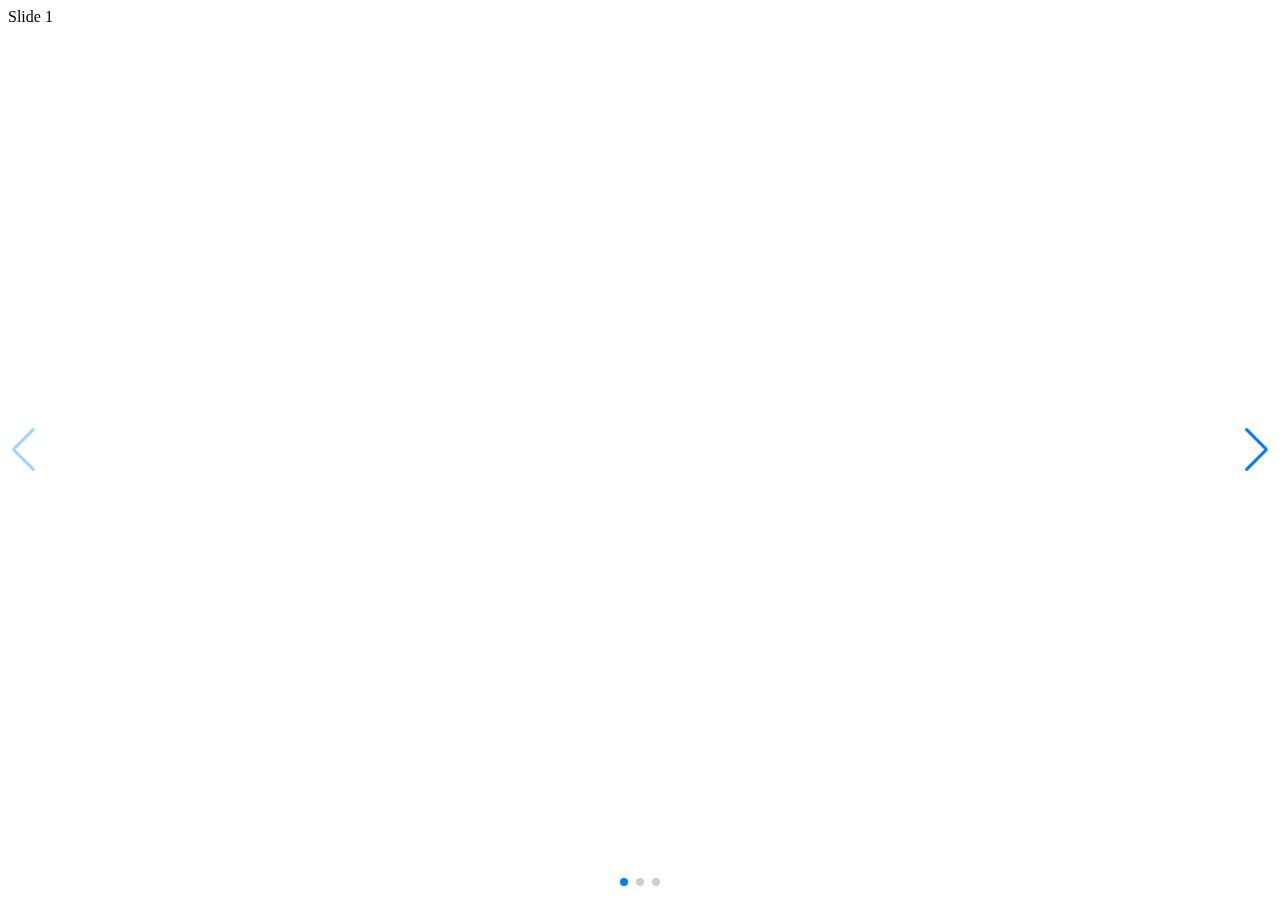
<file: swiperJS/index.html>
<!DOCTYPE html>
<html lang="en">
<head>
    <meta charset="UTF-8">
    <meta http-equiv="X-UA-Compatible" content="IE=edge">
    <meta name="viewport" content="width=device-width, initial-scale=1.0">
    <title>Document</title>
    <link rel="stylesheet" href="swiper.min.css">
    <script src="swiper.min.js"></script>
</head>
<body>
    <!-- Slider main container -->
<div class="swiper">
    <!-- Additional required wrapper -->
    <div class="swiper-wrapper">
      <!-- Slides -->
      <div class="swiper-slide">Slide 1</div>
      <div class="swiper-slide">Slide 2</div>
      <div class="swiper-slide">Slide 3</div>
      ...
    </div>
    <!-- If we need pagination -->
    <div class="swiper-pagination"></div>
  
    <!-- If we need navigation buttons -->
    <div class="swiper-button-prev"></div>
    <div class="swiper-button-next"></div>
  

  </div>
</body>
<script>
    const swiper = new Swiper('.swiper', {
  speed: 400,
  spaceBetween: 100,
  navigation: {
    nextEl: '.swiper-button-next',
    prevEl: '.swiper-button-prev',
  },
  pagination: {
    el: '.swiper-pagination',
    type: 'bullets',
  },
});

</script>
</html>
</file>
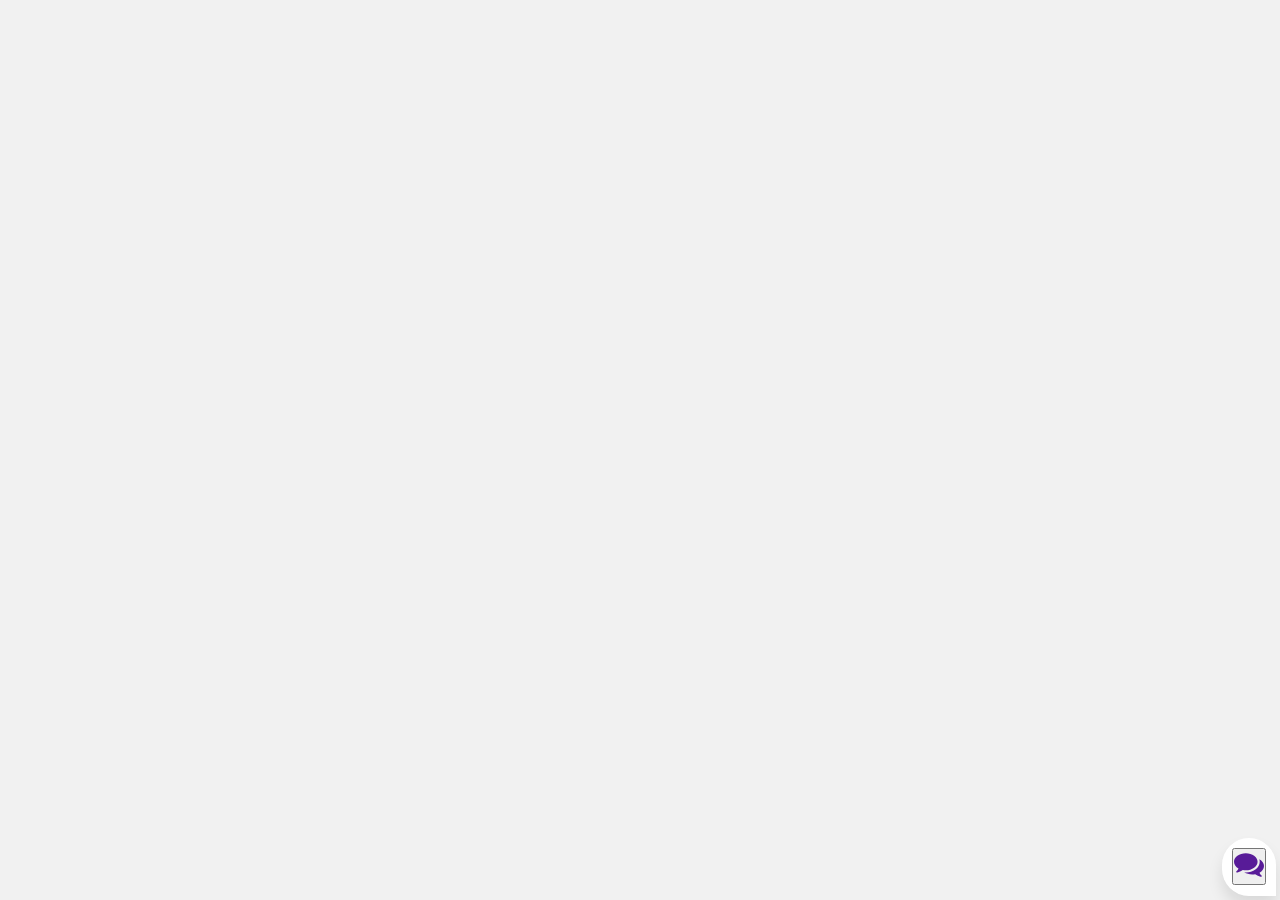
<file: Frontend/interface/index.html>
<!DOCTYPE html>
<html lang="en">
<head>
    <meta charset="UTF-8">
    <meta name="viewport" content="width=device-width, initial-scale=1.0">
    <link href="https://fonts.googleapis.com/css2?family=Nunito:ital,wght@0,300;0,400;0,600;1,300&display=swap" rel="stylesheet">
    <link rel="stylesheet" href="./assets/css/chat.css">
    <link rel="stylesheet" href="style.css">
    <link rel="stylesheet" href="./assets/css/typing.css">
    <title>Chatbox</title>
</head>
<body>
    <div class="container">
        <div class="chatbox">
            <div class="chatbox__support">
                <div class="chatbox__header">
                    <div class="chatbox__image--header">
                        <img src="./images/image.png" alt="image">
                    </div>
                    <div class="chatbox__content--header">
                        <h4 class="chatbox__heading--header">Chat support</h4>
                        <p class="chatbox__description--header">There are many variations of passages of Lorem Ipsum available</p>
                    </div>
                </div>
                <div class="chatbox__messages">
                    <div>
                        <div class="messages__item messages__item--visitor">
                            Can you let me talk to the support?
                        </div>
                        <div class="messages__item messages__item--operator">
                            Sure!
                        </div>
                        <div class="messages__item messages__item--visitor">
                            Need your help, I need a developer in my site.
                        </div>
                        <div class="messages__item messages__item--operator">
                            Hi... What is it? I'm a front-end developer, yay!
                        </div>
                        <div class="messages__item messages__item--typing">
                            <span class="messages__dot"></span>
                            <span class="messages__dot"></span>
                            <span class="messages__dot"></span>
                        </div>
                    </div>
                </div>
                <div class="chatbox__footer">
                    <img src="./images/icons/emojis.svg" alt="">
                    <img src="./images/icons/microphone.svg" alt="">
                    <input type="text" placeholder="Write a message...">
                    <p class="chatbox__send--footer">Send</p>
                    <img src="./images/icons/attachment.svg" alt="">
                </div>
            </div>
            <div class="chatbox__button">
                <button>button</button>
            </div>
        </div>
    </div>
    <script src="./assets/js/Chat.js"></script>
    <script src="./app.js"></script>
</body>
</html>
</file>
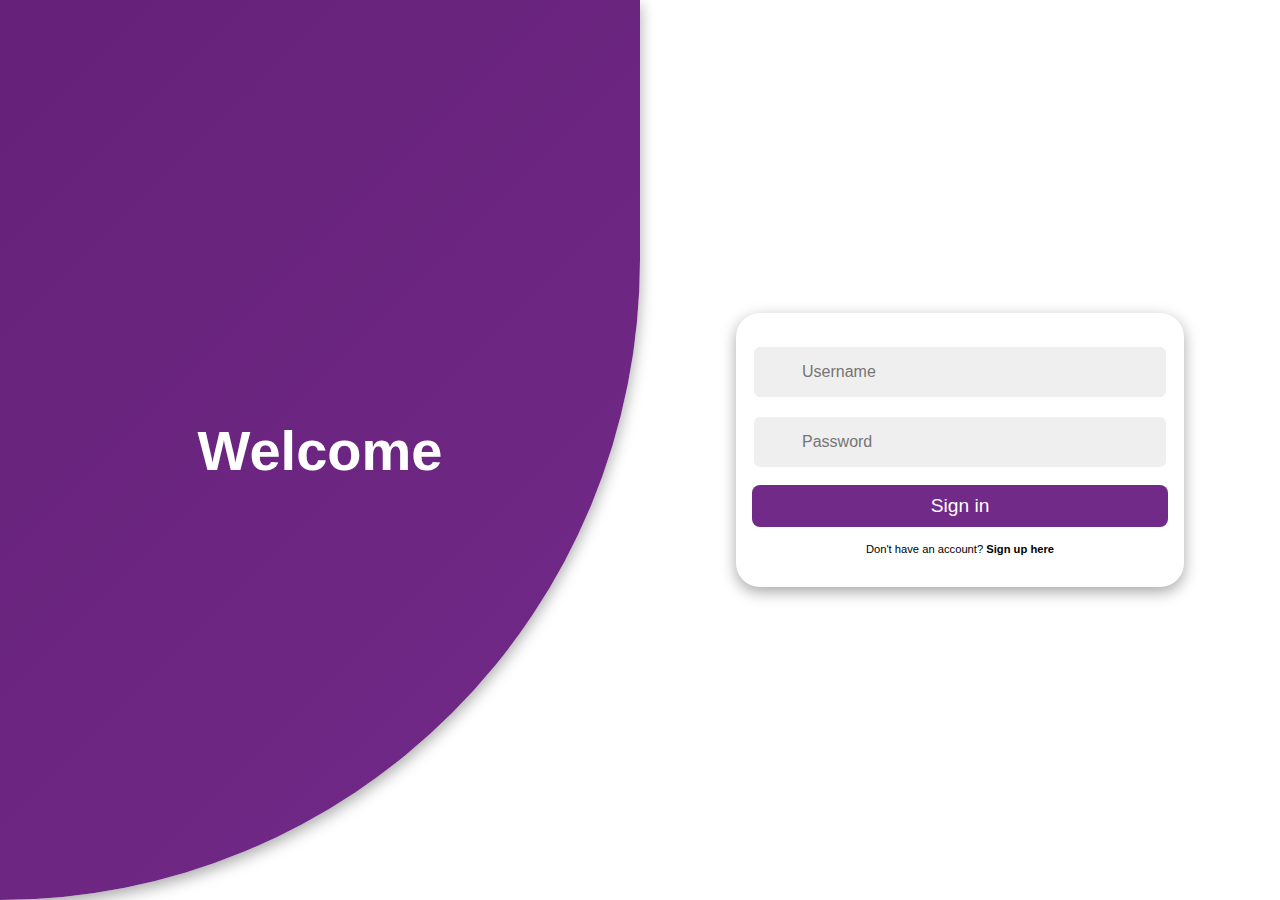
<file: Frontend/Login page/index.html>
<!DOCTYPE html>
<html lang="en">
<head>
    <meta charset="UTF-8">
    <meta http-equiv="X-UA-Compatible" content="IE=edge">
    <meta name="viewport" content="width=device-width, initial-scale=1.0">
    <title>Sign up / Login page</title>
    <link rel="stylesheet" href="main.css
    ">
</head>
<body>
    <div id="container" class="container">
		<!-- FORM SECTION -->
		<div class="row">
			<!-- SIGN UP -->
			<div class="col align-items-center flex-col sign-up">
				<div class="form-wrapper align-items-center">
					<form action="/backend/loginsigup.php" class="form sign-up" method="post">
						<div class="input-group">
							<i class='bx bxs-user'></i>
							<label for="name"></label>
							<input id="name" type="text" placeholder="Username">
						</div>
						<div class="input-group">
							<i class='bx bx-mail-send'></i>
							<label for="mail"></label>
							<input id="mail" type="email" placeholder="Email">
						</div>
						<div class="input-group">
							<i class='bx bxs-lock-alt'></i>
							<label for="password"></label>
							<input type="password" placeholder="Password">
						</div>
						<div class="input-group">
							<i class='bx bxs-lock-alt'></i>
							<label for="passconfirm"></label>
							<input type="password" id="passconfirm" placeholder="Confirm password">
						</div>
						<button>
							Sign up
						</button>
						<div class="therapists">
							<p>
								<p>Are you a therapist? <a href="therapistsignup.html"><b>Sign up here!</b></a></p>
							</p>
						</div>
						<p>
							<span>
								Already have an account?
							</span>
							<b onclick="toggle()" class="pointer">
								Sign in here
							</b>
						</p>
					</form>
				</div>
			
			</div>
			<!-- END SIGN UP -->
			<!-- SIGN IN -->
			<div class="col align-items-center flex-col sign-in">
				<div class="form-wrapper align-items-center">
					<div class="form sign-in">
						<div class="input-group">
							<i class='bx bxs-user'></i>
							<input type="text" placeholder="Username">
						</div>
						<div class="input-group">
							<i class='bx bxs-lock-alt'></i>
							<input type="password" placeholder="Password">
						</div>
						<button>
							Sign in
						</button>
						<p>
							<span>
								Don't have an account?
							</span>
							<b onclick="toggle()" class="pointer">
								Sign up here
							</b>
						</p>
					</div>
				</div>
				<div class="form-wrapper">
		
				</div>
			</div>
			<!-- END SIGN IN -->
		</div>
		<!-- END FORM SECTION -->
		<!-- CONTENT SECTION -->
		<div class="row content-row">
			<!-- SIGN IN CONTENT -->
			<div class="col align-items-center flex-col">
				<div class="text sign-in">
					<h2>
						Welcome
					</h2>
	
				</div>
				<div class="img sign-in">
		
				</div>
			</div>
			<!-- END SIGN IN CONTENT -->
			<!-- SIGN UP CONTENT -->
			<div class="col align-items-center flex-col">
				<div class="img sign-up">
				
				</div>
				<div class="text sign-up">
					<h2>
						Join with us
					</h2>
	
				</div>
			</div>
			<!-- END SIGN UP CONTENT -->
		</div>
		<!-- END CONTENT SECTION -->
	</div>
    <script src="main.js"></script>
</body>
</html>
</file>
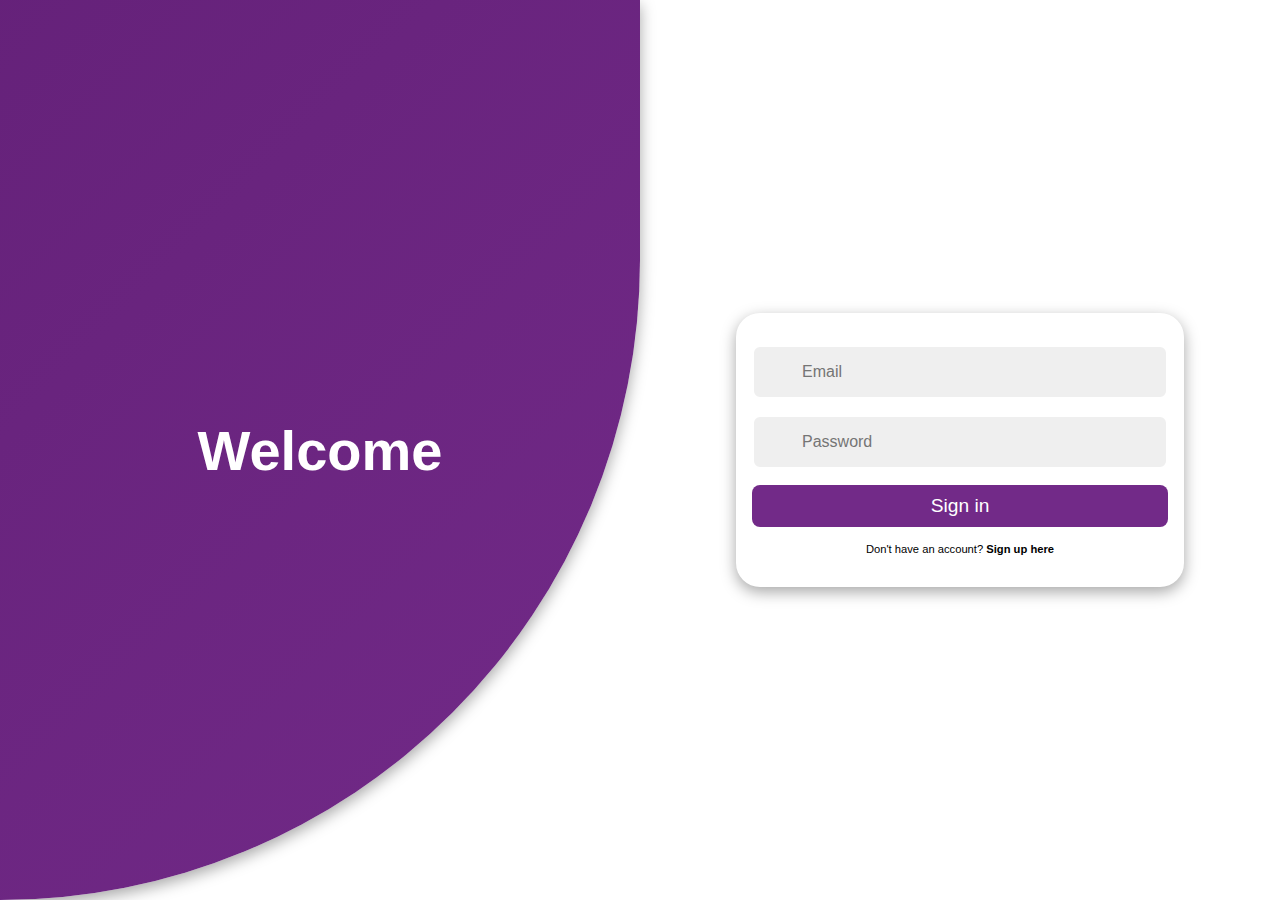
<file: Frontend/Loginpage/index.html>
<!DOCTYPE html>
<html lang="en">
<head>
    <meta charset="UTF-8">
    <meta http-equiv="X-UA-Compatible" content="IE=edge">
    <meta name="viewport" content="width=device-width, initial-scale=1.0">
    <title>Sign up / Login page</title>
    <link rel="stylesheet" href="main.css
    ">
</head>
<body>
    <div id="container" class="container">
		<!-- FORM SECTION -->
		<div class="row">
			<!-- SIGN UP -->
			<div class="col align-items-center flex-col sign-up">
				<div class="form-wrapper align-items-center">
					<form action="../../backend/loginsigup.php" class="form sign-up" method="post" enctype="multipart/form-data">
						<div class="input-group">
							<label for="name"></label>
							<input id="name" name="name" type="text" placeholder="Username">
						</div>
						<div class="input-group">
							<label for="mail"></label>
							<input id="mail" type="email" name="mail" placeholder="Email">
						</div>
						<div class="input-group">
							<label for="password"></label>
							<input type="password" name="password" placeholder="Password">
						</div>
						<div class="input-group">
							<label for="passconfirm"></label>
							<input type="password" name="passconfirm" id="passconfirm" placeholder="Confirm password">
						</div>
						<button>
							Sign up
						</button>
						<div class="therapists">
							<p>
								<p>Are you a therapist? <a href="therapistsignup.html"><b>Sign up here!</b></a></p>
							</p>
						</div>
						<p>
							<span>
								Already have an account?
							</span>
							<b onclick="toggle()" class="pointer">
								Sign in here
							</b>
						</p>
					</form>
				</div>
			
			</div>
			<!-- END SIGN UP -->
			<!-- SIGN IN -->
			<div class="col align-items-center flex-col sign-in">
				<div class="form-wrapper align-items-center">
					<div class="form sign-in">
						<form action="../../backend/signin.php" method="post">
							<div class="input-group">
								<i class='bx bxs-user'></i>
								<label for="mail"></label>
								<input type="text" name="mail" placeholder="Email">
							</div>
							<div class="input-group">
								<i class='bx bxs-lock-alt'></i>
								<label for="password"></label>
								<input type="password" name="password" placeholder="Password">
							</div>
							<button>
								Sign in
							</button>
							<p>
								<span>
									Don't have an account?
								</span>
								<b onclick="toggle()" class="pointer">
									Sign up here
								</b>
							</p>
						</form>
					</div>
				</div>
				<div class="form-wrapper">
		
				</div>
			</div>
			<!-- END SIGN IN -->
		</div>
		<!-- END FORM SECTION -->
		<!-- CONTENT SECTION -->
		<div class="row content-row">
			<!-- SIGN IN CONTENT -->
			<div class="col align-items-center flex-col">
				<div class="text sign-in">
					<h2>
						Welcome
					</h2>
	
				</div>
				<div class="img sign-in">
		
				</div>
			</div>
			<!-- END SIGN IN CONTENT -->
			<!-- SIGN UP CONTENT -->
			<div class="col align-items-center flex-col">
				<div class="img sign-up">
				
				</div>
				<div class="text sign-up">
					<h2>
						Join with us
					</h2>
	
				</div>
			</div>
			<!-- END SIGN UP CONTENT -->
		</div>
		<!-- END CONTENT SECTION -->
	</div>
    <script src="main.js"></script>
</body>
</html>
</file>
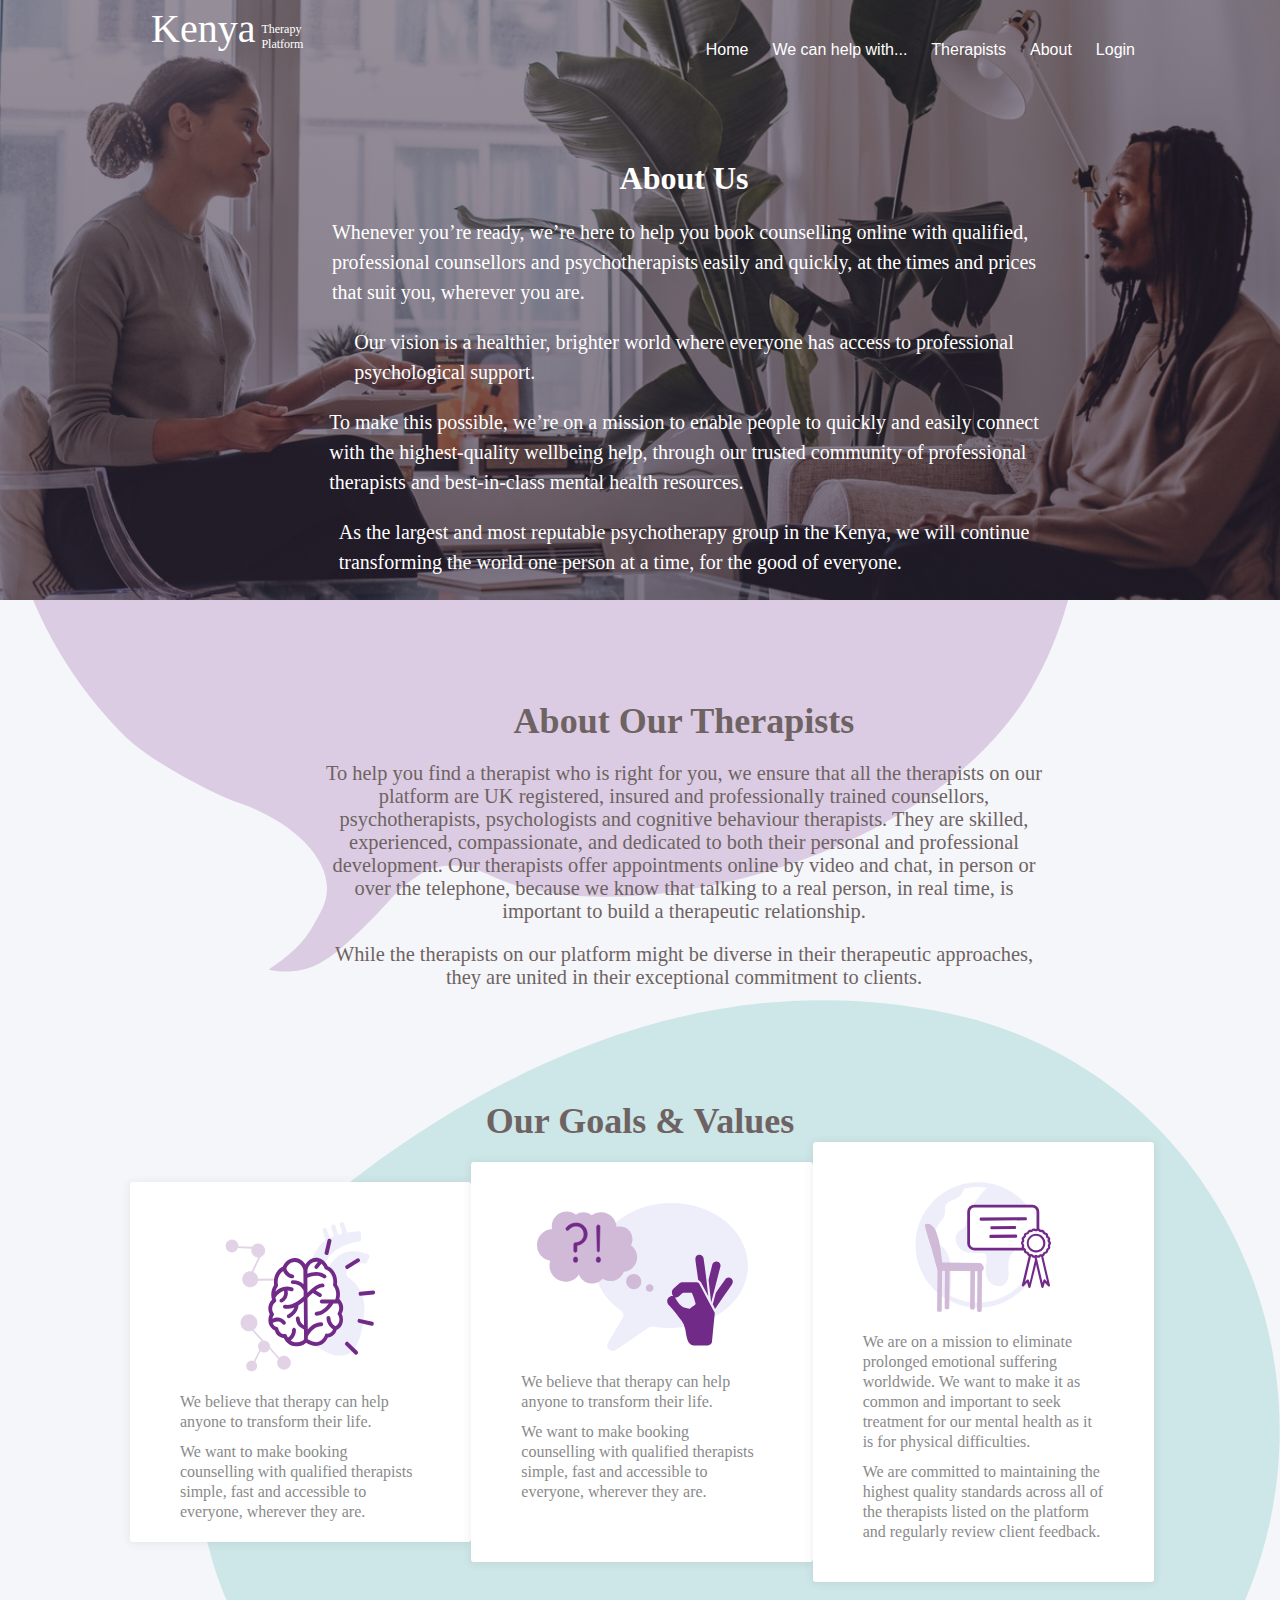
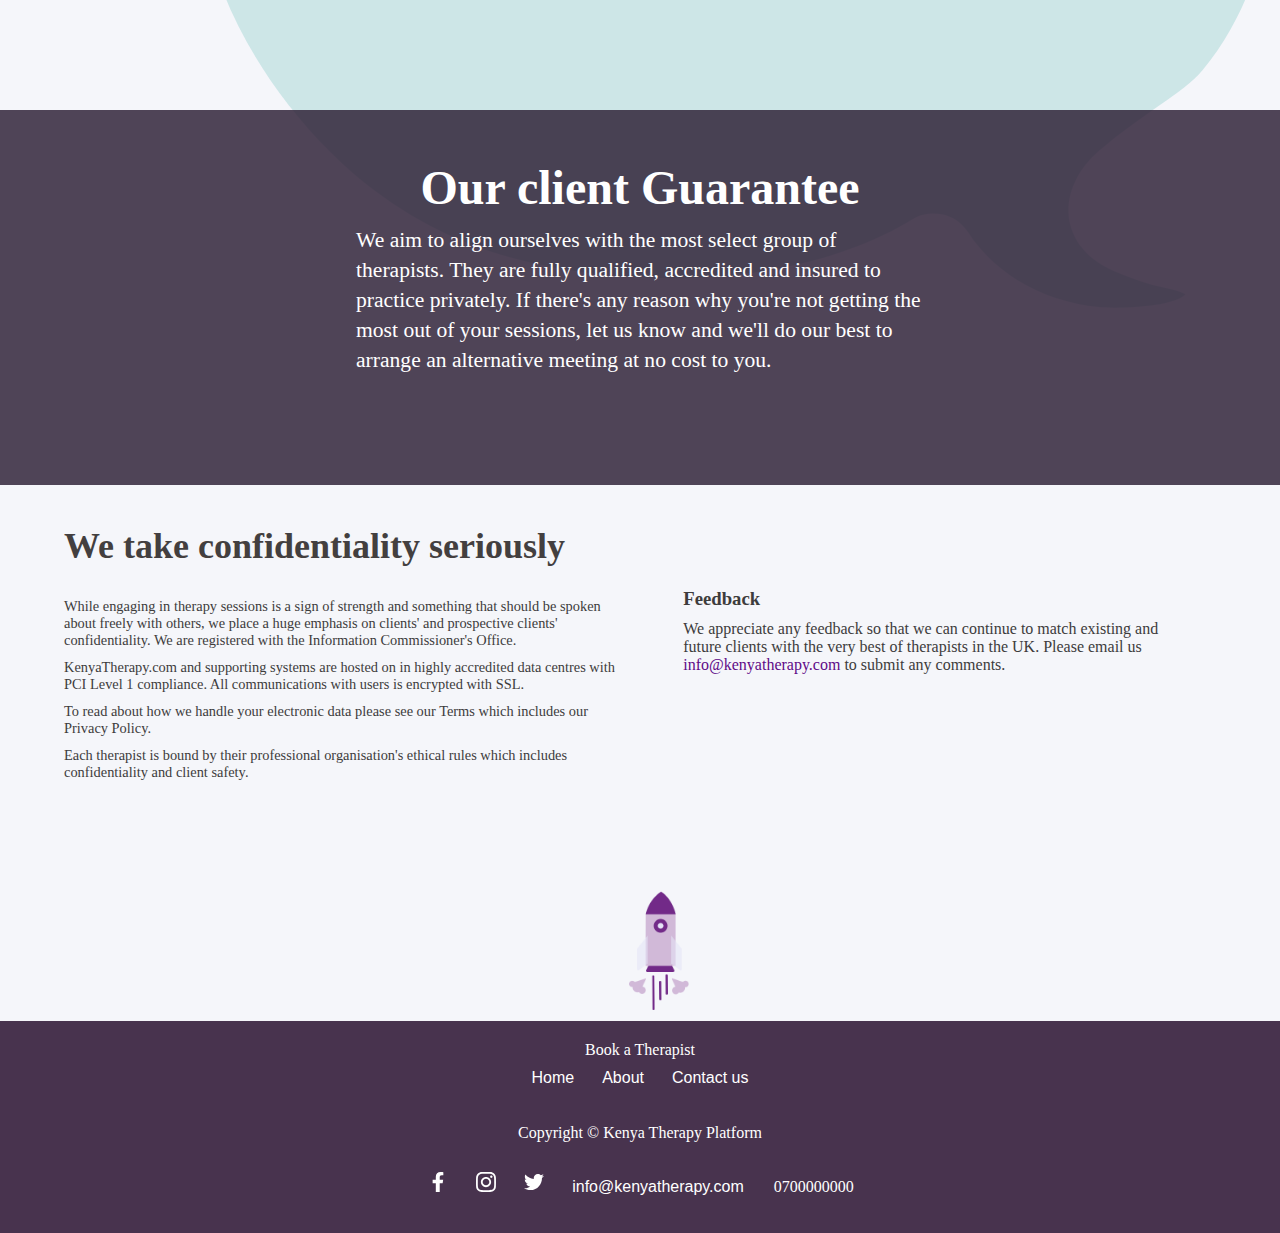
<file: Frontend/about.html>
<!DOCTYPE html>
<html lang="en">
<head>
    <meta charset="UTF-8">
    <meta http-equiv="X-UA-Compatible" content="IE=edge">
    <meta name="viewport" content="width=device-width, initial-scale=1.0">
    <link rel="shortcut icon" href="/Images/logooriginal.png">
    <link rel="stylesheet" href="/styles/about.css">
    <title>About Us</title>
</head>
<body>
    <img class="bg" src="/Images/blob2.svg" alt="">
    <img class="bg" src="/Images/blob.svg" alt="">
    <header>
        <nav>
            <div class="container">
                <div class="name">
                    <p> Kenya</p>
                    <p> Therapy </br> Platform</p>
                </div>
                <ul>
                    <li id="home"> <a href="../Frontend/landing.html">Home</a></li>
                    <li><a href="../Frontend/help.html">We can help with...</a></li>
                    <li><a href="../Frontend/therapist.php">Therapists</a></li>
                    <li><a href="../Frontend/about.html">About</a></li>
                    <li><a class="link"  href="../Frontend/Loginpage/index.html">Login</a></li>
                </ul>
            </div>
        </nav>
        <div class="about">
            <h1>About Us</h1>
            <p>Whenever you’re ready, we’re here to help you book counselling online with qualified,<br>professional counsellors and psychotherapists easily and quickly, at the times and prices<br>that suit you, wherever you are.</p>
            <p>Our vision is a healthier, brighter world where everyone has access to professional<br>psychological support.</p>
            <p>To make this possible, we’re on a mission to enable people to quickly and easily connect<br>with the highest-quality wellbeing help, through our trusted community of professional<br>therapists and best-in-class mental health resources.</p>
            <p>As the largest and most reputable psychotherapy group in the Kenya, we will continue<br>transforming the world one person at a time, for the good of everyone.</p>
        </div>
    </header>
    <section class="therapists">
        <h2>About Our Therapists</h2>
        <p>To help you find a therapist who is right for you, we ensure that all the therapists on our platform are UK registered, insured and professionally trained counsellors, psychotherapists, psychologists and cognitive behaviour therapists. They are skilled, experienced, compassionate, and dedicated to both their personal and professional development. Our therapists offer appointments online by video and chat, in person or over the telephone, because we know that talking to a real person, in real time, is important to build a therapeutic relationship.</p>
        <p>While the therapists on our platform might be diverse in their therapeutic approaches, they are united in their exceptional commitment to clients.</p>
    </section>
    <section class="goalsandvalues">
        <h2>Our Goals & Values</h2>
        <div class="goals">
            <div class="transform goals-values">
                <img src="../Images/transform.svg" alt="">
                <div class="gcontent">
                    <p>We believe that therapy can help anyone to transform their life.</p>
                    <p>We want to make booking counselling with qualified therapists simple, fast and accessible to everyone, wherever they are.</p>
                </div>
            </div>
            <div class="improve goals-values">
                <img src="../Images/improve.svg" alt="">
                <div class="gcontent">
                    <p>We believe that therapy can help anyone to transform their life.</p>
                    <p>We want to make booking counselling with qualified therapists simple, fast and accessible to everyone, wherever they are.</p>
                </div>
            </div>
            <div class="safespace goals-values">
                <img src="/Images/safespace.svg" alt="">
                <div class="gcontent">
                    <p>We are on a mission to eliminate prolonged emotional suffering worldwide. We want to make it as common and important to seek treatment for our mental health as it is for physical difficulties.</p>
                    <p>We are committed to maintaining the highest quality standards across all of the therapists listed on the platform and regularly review client feedback.</p>
                </div>
            </div>
        </div>
    </section>
    <section class="gurantee">
        <div class="gucontent">
            <h2>Our client Guarantee</h2>
            <p>We aim to align ourselves with the most select group of therapists. They are fully qualified, accredited and insured to practice privately. If there's any reason why you're not getting the most out of your sessions, let us know and we'll do our best to arrange an alternative meeting at no cost to you.</p>
        </div>
    </section>
    <section class="confidentiality">
        <h2>We take confidentiality seriously</h2>
        <div class="ccontent">
            <div class="confidence">
                <p>While engaging in therapy sessions is a sign of strength and something that should be spoken about freely with others, we place a huge emphasis on clients' and prospective clients' confidentiality. We are registered with the Information Commissioner's Office.</p>
                <p>KenyaTherapy.com and supporting systems are hosted on in highly accredited data centres with PCI Level 1 compliance. All communications with users is encrypted with SSL.</p>
                <p>To read about how we handle your electronic data please see our Terms which includes our Privacy Policy.</p>
                <p>Each therapist is bound by their professional organisation's ethical rules which includes confidentiality and client safety.</p>
            </div>
            <div class="feedback">
                <h3>Feedback</h3>
                <p>We appreciate any feedback so that we can continue to match existing and future clients with the very best of therapists in the UK. Please email us <a href="mailto:info@kenyatherapy.com">info@kenyatherapy.com</a> to submit any comments.</p>
            </div>
        </div>
    </section>
    <div class="letsgo">
        <a href="#home">
            <img src="/Images/letsgo.png" alt="">
        </a>
    </div>
    <footer>
        <a href="">Book a Therapist</a>
        <div>
            <ul>
                <li><a href="">Home</a></li>
                <li><a href="">About</a></li>
                <li><a href="">Contact us</a></li>
            </ul>
        </div>
        <p>Copyright &#169 Kenya Therapy Platform</p>
        <ul>
            <li><a href=""><img src="/Images/facebook.svg" alt=""></a></li>
            <li><a href=""><img src="/Images/instagram.svg" alt=""></a></li>
            <li><a href=""><img src="/Images/twitter.svg" alt=""></a></li>
            <li><a href="mailto:info@kenyatherapy.com">info@kenyatherapy.com</a></li>
            <li><a href=""></a>0700000000</li>
        </ul>
    </footer>
</main>
</body>
</html>
</file>
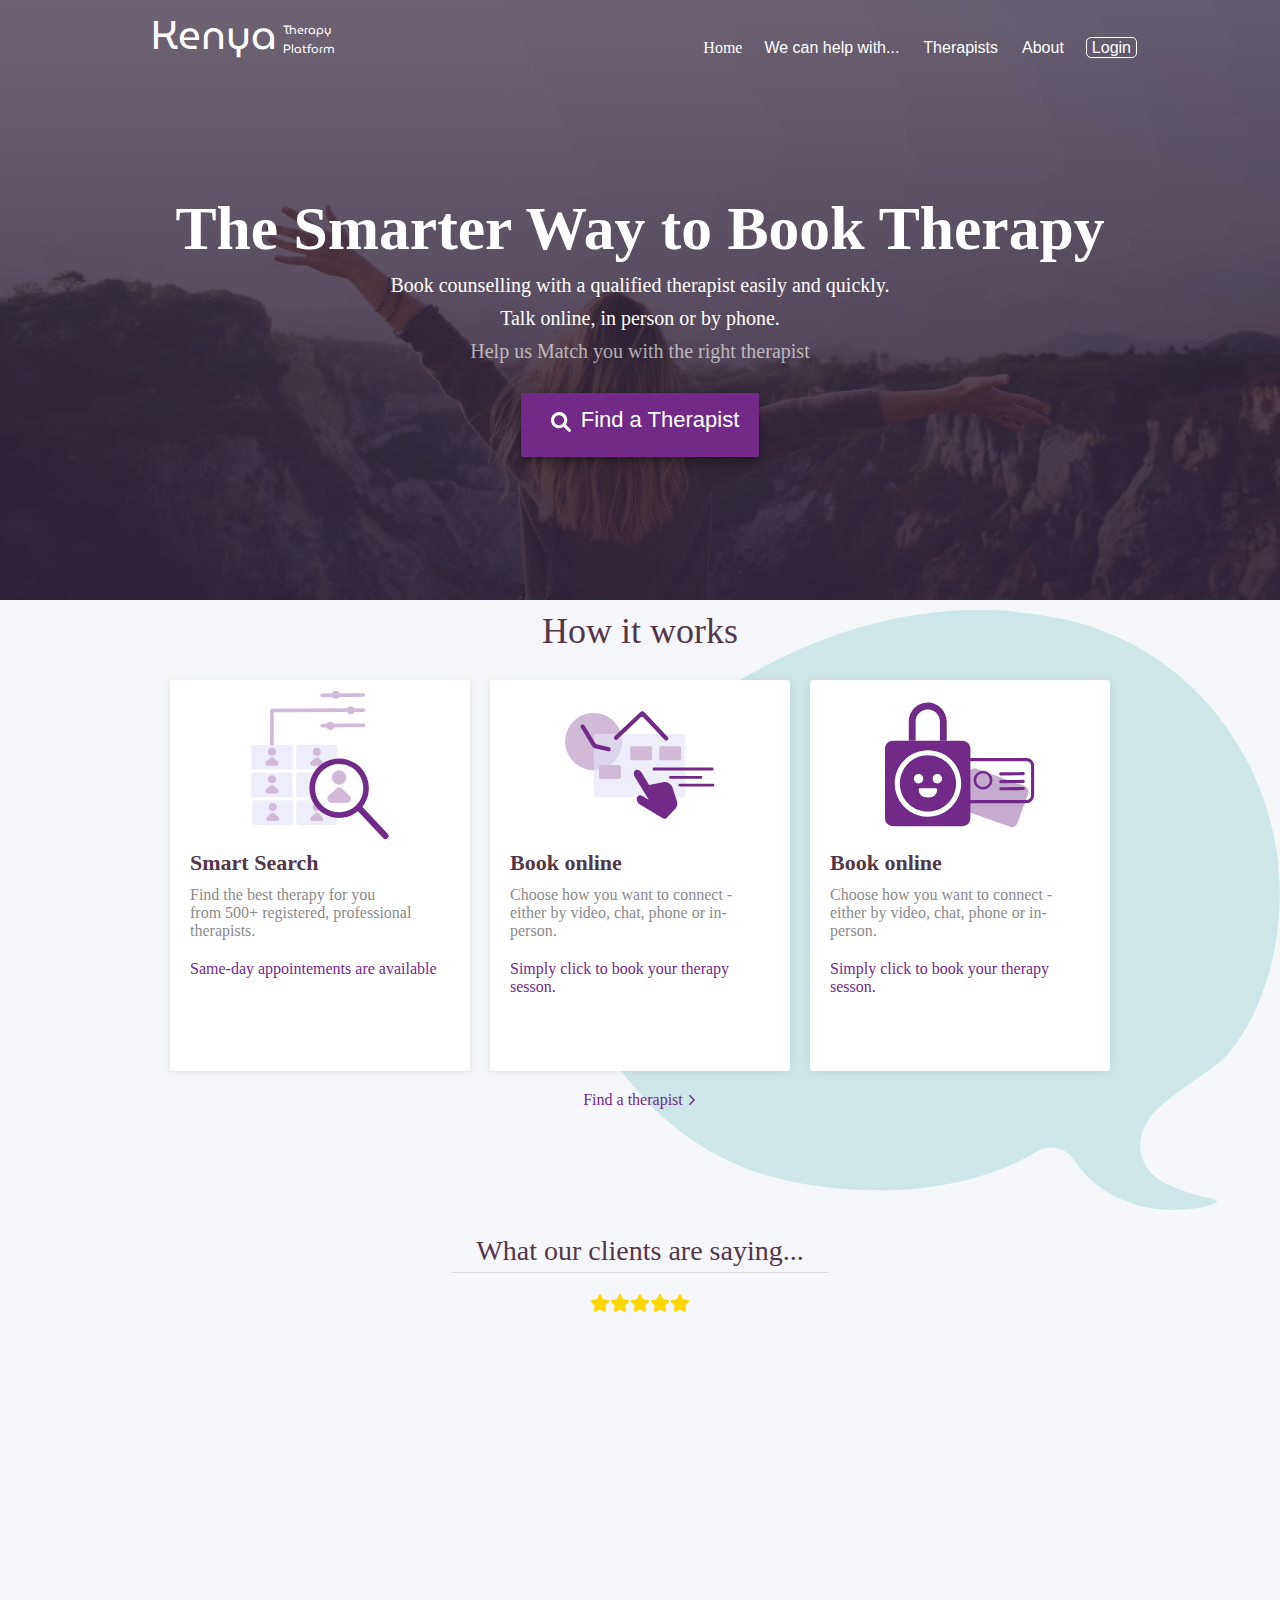
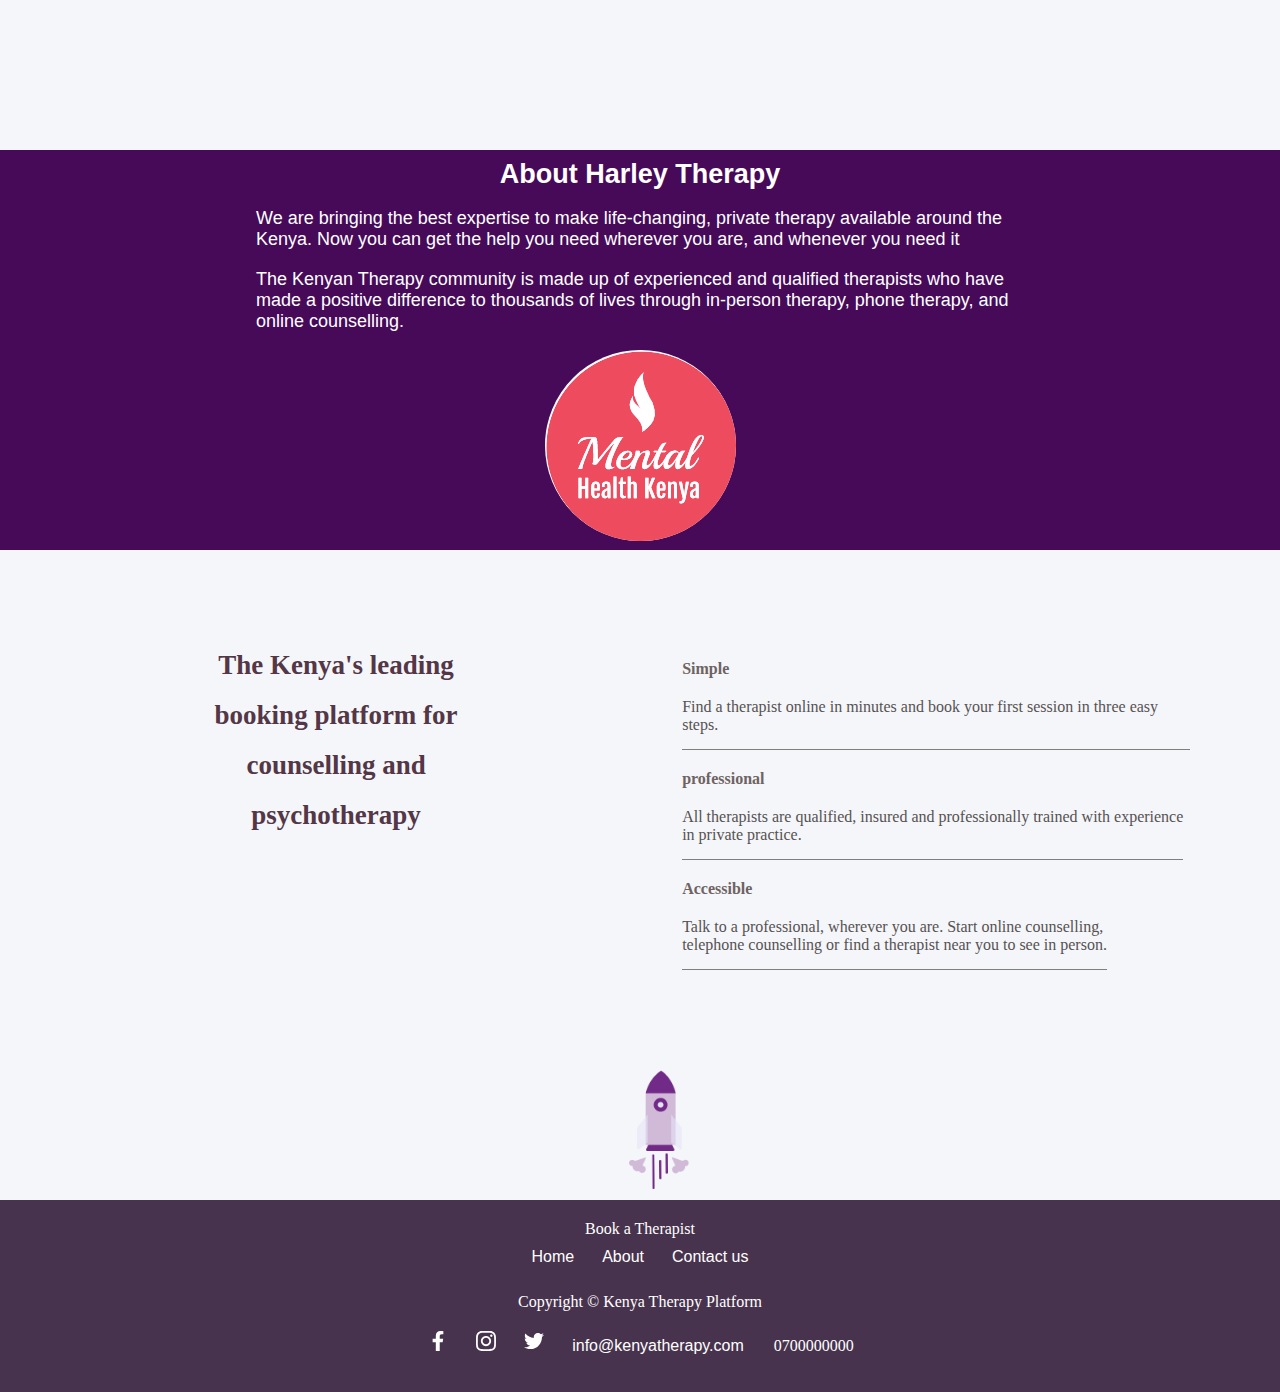
<file: Frontend/landing.html>
<!DOCTYPE html>
<html lang="en">
<head>
    <meta charset="UTF-8">
    <meta http-equiv="X-UA-Compatible" content="IE=edge">
    <meta name="viewport" content="width=device-width, initial-scale=1.0">
    <link rel="stylesheet" href="../styles/main.css">
    <link href="https://fonts.googleapis.com/css2?family=Aclonica&display=swap" rel="stylesheet">
    <link href="https://fonts.googleapis.com/css2?family=MuseoModerno:wght@500&display=swap" rel="stylesheet">
    <link rel="shortcut icon" href="../Images/logooriginal.png">
    <title>Kenya Psychologist Booking System</title>
</head>
<body>
    <header>
        <nav>
            <div class="container">
                <div class="name">
                    <p> Kenya</p>
                    <p> Therapy </br> Platform</p>
                </div>
                <ul>
                    <li id="home">Home</li>
                    <li><a href="../Frontend/help.html">We can help with...</a></li>
                    <li><a href="../Frontend/therapist.php">Therapists</a></li>
                    <li><a href="../Frontend/about.html">About</a></li>
                    <li><a class="link"  href="../Frontend/Login page/index.html">Login</a></li>
                </ul>
            </div>
            <div class="description">
                <h1>The Smarter Way to Book Therapy</h1>
                <p>Book counselling with a qualified therapist easily and quickly.</p>
                <p>Talk online, in person or by phone.</p>
                <p>Help us Match you with the right therapist</p>
                <button><span class="search"><img src="../Images/magnifying-glass-solid.svg" alt=""></span> Find a Therapist</button>
            </div>
        </nav>
    </header>
    <main>
        <section class="working">
            <h2>How it works</h2>
            <div class="cards">
                <div class="card">
                    <img src="../Images/search.svg" alt="">
                    <div class="content">
                        <h4>Smart Search</h4>
                        <p>Find the best therapy for you<br> from 500+ registered, professional therapists.</p>
                        <p>Same-day appointements are available</p>
                    </div>
                </div>
                <div class="card">
                    <img src="../Images/bookings.svg" alt="">
                    <div class="content">
                        <h4>Book online</h4>
                        <p>Choose how you want to connect - either by video, chat, phone or in-person.</p>
                        <p>Simply click to book your therapy sesson.</p>
                    </div>
                </div>
                <div class="card">
                    <img src="../Images/guarantee.svg" alt="">
                    <div class="content">
                        <h4>Book online</h4>
                        <p>Choose how you want to connect - either by video, chat, phone or in-person.</p>
                        <p>Simply click to book your therapy sesson.</p>
                    </div>
                </div>
            </div>
            <p class="last"><a href="">Find a therapist <img src="/Images/chevron-right-solid.svg" alt=""></a></p>
        </section>
        <section class="testimonys">
            <h3>What our clients are saying...</h3>
            <div class="rating">
                <img src="../Images/star-solid 1.svg" alt="">
                <img src="../Images/star-solid 1.svg" alt="">
                <img src="../Images/star-solid 1.svg" alt="">
                <img src="../Images/star-solid 1.svg" alt="">
                <img src="../Images/star-solid 1.svg" alt="">
            </div>
            <div class="slider">
                <div class="sliderone">
                    <div class="left">
                        <img src="../Images/less-than-solid.svg" alt="">
                    </div>
                    <div class="testimony one">
                        <blockquote>"An understanding therapist. I'm glad to have found someone to discuss my concerns about the past and how to move on."</blockquote>
                        <div class="details">
                            <p>Therapist: <a href="">Jame Mwangi</a></p>
                        </div>
                        <p>July 5th 2021</p>
                    </div>
                    <div class="right">
                        <img src="../Images/chevron-right-solid.svg" alt="">
                    </div>
                </div>
                <div class="testimony two">
                    <blockquote>"Only had one session with Lee and can't fault him anywhere. Seemed very patient, understanding and perceptive. Asked questions that seemed to broaden my perspective. Happily registered for a follow up."</blockquote>
                    <div class="details">
                        <p>Therapist: <a href="">Peter Mwangi</a></p>
                    </div>
                    <p>Septemer 8th 2021</p>
                </div>
                <div class="testimony three">
                    <blockquote>"Joe was kind, empathetic, non-judgemental and very understanding. I felt like I made clear, genuine progress through our sessions together. I found that the exercises and little assignments he made me do 
                        applied positively to my life and I believe I've made a meaningful change in our sessions together. There was never an instance where I felt uncomfortable talking to him regarding the issues and concerns 
                        I had going on with my life. I could not recommend him more!"</blockquote>
                    <div class="details">
                        <p>Therapist: <a href="">Jane Awuor</a></p>
                    </div>
                    <p>March 17th 2022</p>
                </div>
                <div class="testimony four">
                    <blockquote>“Ali was great. A kind and empathetic listener who was able to hold space for me to speak about my issues and helped me clarify and reframe them in a way that better enabled me to move forward. Would highly recommend her.”</blockquote>
                    <div class="details">
                        <p>Therapist: <a href="">Joyce Njeri</a></p>
                    </div>
                    <p>May 20th 2021</p>
                </div>
                <div class="testimony five">
                    <blockquote>Franka honestly is the kind of therapeutic relationship that I have been dreaming of for some time. I feel heard, she has amazing insights that, even as someone who is always reflecting on myself and my actions, I feel like I
                         have never asked myself before. Although I've only had 2 sessions, I feel like I will really do some major healing with Franka because I am feeling a level of understanding about why I am seeking comfort in harmful actions 
                         and emotional disconnection this early on already. And not only this but Franka is very warm and provides exactly the kind of safe space for myself who is used to all manner of self abuse.</blockquote>
                    <div class="details">
                        <p>Therapist: <a href="">Ivy Murugi</a></p>
                    </div>
                    <p>January 20th 2022</p>
                </div>

            </div>
        </section>
        <div class="about">
           <div class="content_about">
                <h2>About Harley Therapy</h2>
                <p>We are bringing the best expertise to make life-changing, private therapy available around the Kenya. Now you can get the help you need wherever you are,
                and whenever you need it</p>
                <p>The Kenyan Therapy community is made up of experienced and qualified therapists who have made a positive difference to thousands of lives through in-person therapy, phone therapy, and online counselling.</p>
                <img src="../Images/mhk-1.png" alt="">
           </div>
        </div>
        <div class="adjectives">
            <div class="countrys_description">
                <h2>The Kenya's leading<br>booking platform for<br>counselling and<br>psychotherapy</h2>
            </div>
            <div class="more_description">
                <div class="adjective">
                    <h4>Simple</h4>
                    <p>Find a therapist online in minutes and book your first session in three easy steps.</p>
                </div>
                <div class="adjective">
                    <h4>professional</h4>
                    <p>All therapists are qualified, insured and professionally trained with experience<br>in private practice.</p>
                </div>
                <div class="adjective">
                    <h4>Accessible</h4>
                    <p>Talk to a professional, wherever you are. Start online counselling,<br>telephone counselling or find a therapist near you to see in person.</p>
                </div>
            </div>
        </div>
        <div class="letsgo">
            <a href="#home">
                <img src="../Images/letsgo.png" alt="">
            </a>
        </div>
        <footer>
            <a href="">Book a Therapist</a>
            <div>
                <ul>
                    <li><a href="">Home</a></li>
                    <li><a href="">About</a></li>
                    <li><a href="">Contact us</a></li>
                </ul>
            </div>
            <p>Copyright &#169 Kenya Therapy Platform</p>
            <ul>
                <li><a href=""><img src="../Images/facebook.svg" alt=""></a></li>
                <li><a href=""><img src="../Images/instagram.svg" alt=""></a></li>
                <li><a href=""><img src="../Images/twitter.svg" alt=""></a></li>
                <li><a href="mailto:info@kenyatherapy.com">info@kenyatherapy.com</a></li>
                <li><a href=""></a>0700000000</li>
            </ul>
        </footer>
    </main>
    <script src="slider.js"></script>
</body>
</html>
</file>
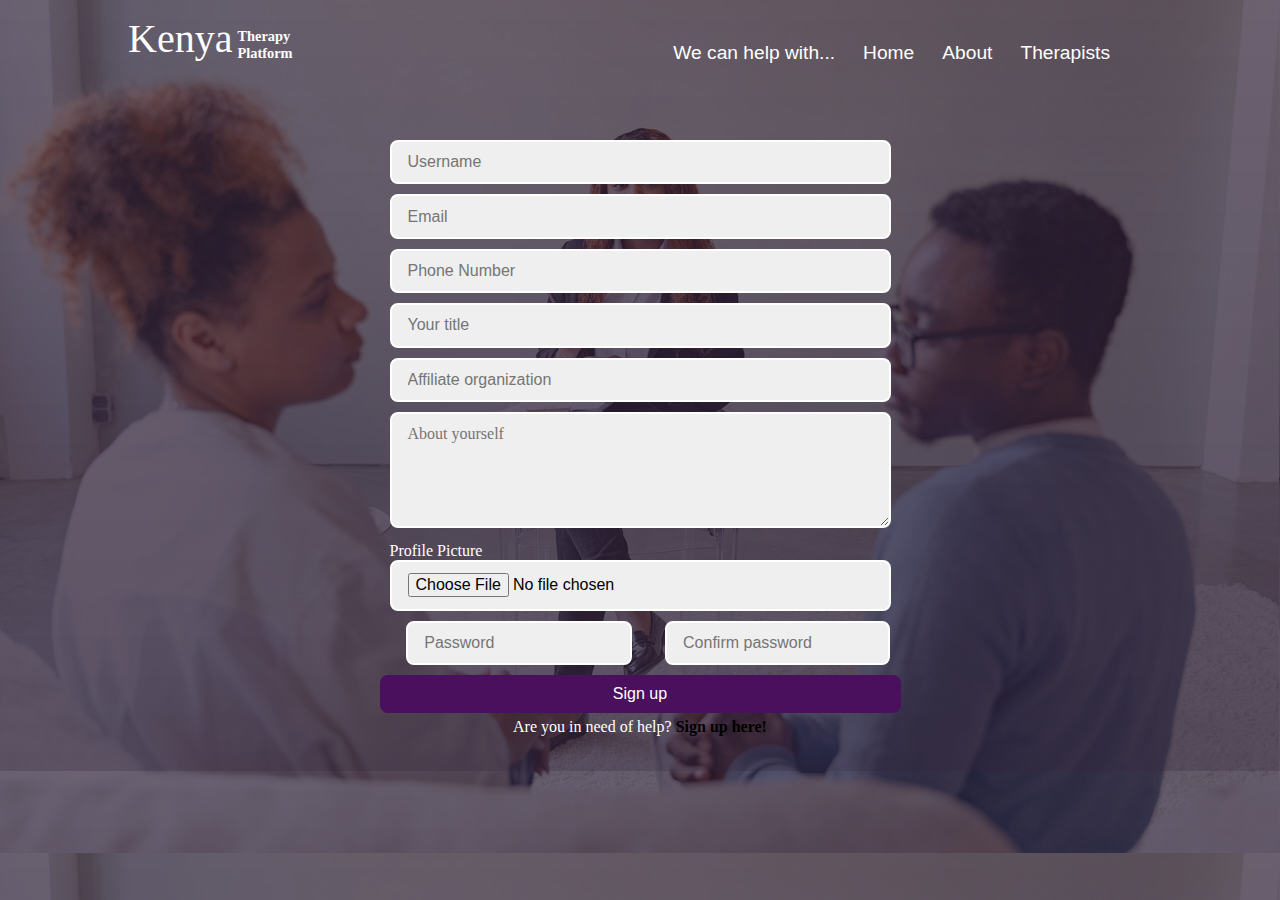
<file: Frontend/Loginpage/therapistsignup.html>
<!DOCTYPE html>
<html lang="en">
<head>
    <meta charset="UTF-8">
    <meta http-equiv="X-UA-Compatible" content="IE=edge">
    <meta name="viewport" content="width=device-width, initial-scale=1.0">
    <link rel="stylesheet" href="../../styles/therapistsignup.css">
    <title>Therapist sign up</title>
</head>
<body>
    <header>
        <nav>
            <div class="name">
                <h1>Kenya</h1>
                <h2>Therapy <br> <span class="platform">Platform</span></h2>
            </div>
            <div class="links">
                <ul>
                    <li><a href="../Frontend/help.html">We can help with...</a></li>
                    <li><a href="../Frontend/landing.html">Home</a></li>
                    <li><a href="../Frontend/about.html">About</a></li>
                    <li><a href="../Frontend/therapist.html">Therapists</a></li>
                </ul>
            </div>
        </nav>
    </header>
    <main>
        <div class="form">
            <form action="../../backend/therapistsignup.php" method="post" enctype="multipart/form-data">
                <div class="input-group">
                    <label for="name"></label>
                    <input type="text" name="name" placeholder="Username">
                </div>
                <div class="input-group">
                    <label for="mail"></label>
                    <input type="email" name="mail" placeholder="Email">
                </div>
                <div class="input-group">
                    <label for="number"></label>
                    <input type="tel" name="number" placeholder="Phone Number">
                </div>
                <div class="input-group">
                    <label for="title"></label>
                    <input type="text" name="title" placeholder="Your title">
                </div>
                <div class="input-group">
                    <label for="organization"></label>
                    <input type="text" name="organization" placeholder="Affiliate organization">
                </div>
                <div class="input-group">
                    <label for="aboutself"></label>
                    <textarea  name="aboutself" id="" cols="50" rows="5" placeholder="About yourself"></textarea>
                </div>
                <div class="input-group">
                    <label for="profile" id="cpic">Profile Picture</label>
                    <input type="file" required name="profile">
                </div>
                <div class="input-group password">
                    <label for="password"></label>
                    <input type="password" name="password" placeholder="Password">
                    <label for="passconfirm"></label>
                    <input type="password" name="passconfirm" placeholder="Confirm password">
                </div>
                <button>
                    Sign up
                </button>
                <div class="therapists">
                    <p>Are you in need of help? <a href="index.html"><b>Sign up here!</b></a></p>
                </div>
            </form>
        </div>
    </main>
</body>
</html>
</file>
<file: Frontend/interface/assets/css/chat.css>
/* CHATBOX
=============== */
.chatbox {
    position: fixed;
    bottom: 30px;
    right: 30px;
}

/* CONTENT IS CLOSE */
.chatbox__support {
    display: flex;
    flex-direction: column;
    background: #eee;
    width: 300px;
    height: 350px;
    z-index: -123456;
    opacity: 0;
    transition: all .5s ease-in-out;
}

/* CONTENT ISOPEN */
.chatbox--active {
    transform: translateY(-40px);
    z-index: 123456;
    opacity: 1;
    
}

/* BUTTON */
.chatbox__button {
    position: fixed;
    text-align: right;
    right: 4px;
    bottom: 4px;
}
.chatbox__button img{
    width: 30px;
    height: 30px;
}

/* HEADER */
.chatbox__header {
    position: sticky;
    top: 0;
    background: orange;
}

/* MESSAGES */
.chatbox__messages {
    margin-top: auto;
    display: flex;
    flex-direction: column;
    overflow-y: scroll;
    flex-direction: column-reverse;
}

.messages__item {
    background: orange;
    max-width: 60.6%;
    width: fit-content;
}

.messages__item--operator {
    margin-left: auto;
}

.messages__item--visitor {
    margin-right: auto;
}

/* FOOTER */
.chatbox__footer {
    position: sticky;
    bottom: 0;
}
</file>
<file: Frontend/interface/style.css>
* {
    box-sizing: border-box;
    margin: 0;
    padding: 0;
}

*, html {
    --primaryGradient: linear-gradient(93.12deg, #581B98 0.52%, #9C1DE7 100%);
    --secondaryGradient: linear-gradient(268.91deg, #581B98 -2.14%, #9C1DE7 99.69%);
    --primaryBoxShadow: 0px 10px 15px rgba(0, 0, 0, 0.1);
    --secondaryBoxShadow: 0px -10px 15px rgba(0, 0, 0, 0.1);
    --light: 300;
    --regular: 400;
    --semiBold: 600;
    --extraLight: 300;
    --italic: 300;
    --primary: #581B98;
}

/* 300;0,400;0,600;1,300 */

body {
    font-family: 'Nunito', sans-serif;
    font-weight: 400;
    font-size: 100%;
    background: #F1F1F1;
}

.chatbox__support {
    background: #f9f9f9;
    height: 450px;
    width: 350px;
    box-shadow: 0px 0px 15px rgba(0, 0, 0, 0.1);
    border-top-left-radius: 20px;
    border-top-right-radius: 20px;
}

/* HEADER */
.chatbox__header {
    background: var(--primaryGradient);
    display: flex;
    flex-direction: row;
    align-items: center;
    justify-content: center;
    padding: 15px 20px;
    border-top-left-radius: 20px;
    border-top-right-radius: 20px;
    box-shadow: var(--primaryBoxShadow);
}

.chatbox__image--header {
    margin-right: 10px;
}

.chatbox__heading--header {
    font-size: 1.2rem;
    color: white;
}

.chatbox__description--header {
    font-size: .9rem;
    color: white;
}

/* Messages */
.chatbox__messages {
    padding: 0 20px;
}

.messages__item {
    margin-top: 10px;
    background: #E0E0E0; 
    padding: 8px 12px;
    max-width: 70%;
}

.messages__item--visitor,
.messages__item--typing {
    border-top-left-radius: 20px;
    border-top-right-radius: 20px;
    border-bottom-right-radius: 20px;
}

.messages__item--operator {
    border-top-left-radius: 20px;
    border-top-right-radius: 20px;
    border-bottom-left-radius: 20px;
    background: var(--primary);
    color: white;
}

/* FOOTER */
.chatbox__footer {
    display: flex;
    flex-direction: row;
    align-items: center;
    justify-content: space-between;
    padding: 20px 20px;
    background: var(--secondaryGradient);
    box-shadow: var(--secondaryBoxShadow);
    border-bottom-right-radius: 10px;
    border-bottom-left-radius: 10px;
    margin-top: 20px;
}

.chatbox__footer input {
    border: none;
    padding: 10px 10px;
    border-radius: 30px;
    text-align: center;
}

.chatbox__send--footer {
    border: 1px solid peachpuff;
    padding: 5px;
    color: white;
    background: unset;
    border-radius: 10px;
}
.chatbox__button,
.chatbox__button:focus,
.chatbox__button:visited {
    padding: 10px;
    background: white;
    border: none;
    outline: none;
    border-top-left-radius: 50px;
    border-top-right-radius: 50px;
    border-bottom-left-radius: 50px;
    box-shadow: 0px 10px 15px rgba(0, 0, 0, 0.1);
    cursor: pointer;
}
.theactivationbutton{
    position: fixed;
    bottom: 10px;
    right: 10px;
}
</file>
<file: Frontend/interface/assets/css/typing.css>
.messages__item--typing {
    will-change: transform;
    width: auto;
    border-top-right-radius: 20px;
    border-top-left-radius: 20px;
    border-bottom-right-radius: 20px;
    padding: 15px 20px;
    display: table;
    margin-right: auto;
    position: relative;
    animation: 2s bulge infinite ease-out;
}

.messages__item--typing::before,
.messages__item--typing::after {
      content: '';
      position: absolute;
      bottom: -2px;
      left: -2px;
      height: 10px;
      width: 10px;
      border-radius: 50%;
}
.messages__item--typing::after {
      height: 10px;
      width: 10px;
      left: -10px;
      bottom: -10px;
}
span.messages__dot {
    height: 8px;
    width: 8px;
    float: left;
    margin: 0 1px;
    background-color: #9E9EA1;
    display: block;
    border-radius: 50%;
    opacity: 0.4;
    animation: 1s blink infinite;
}
  
@keyframes blink {
    50% {
        opacity: 1;
    }
}
  
@keyframes bulge {
    50% {
        transform: scale(1.05);
    }
}
</file>
<file: Frontend/Login page/main.css>
:root {
    --primary-color: #722a88;
    --secondary-color: #4b105d;
    --black: #000000;
    --white: #ffffff;
    --gray: #efefef;
    --gray-2: #757575;

    --facebook-color: #4267B2;
    --google-color: #DB4437;
    --twitter-color: #1DA1F2;
    --insta-color: #E1306C;
}

@import url('https://fonts.googleapis.com/css2?family=Poppins:wght@200;300;400;500;600&display=swap');

* {
    font-family: 'Poppins', sans-serif;
    margin: 0;
    padding: 0;
    box-sizing: border-box;
}

html,
body {
    height: 100vh;
    overflow: hidden;
}

.container {
    position: relative;
    min-height: 100vh;
    overflow: hidden;
}

.row {
    display: flex;
    flex-wrap: wrap;
    height: 100vh;
}

.col {
    width: 50%;
}

.align-items-center {
    display: flex;
    align-items: center;
    justify-content: center;
    text-align: center;
}

.form-wrapper {
    width: 100%;
    max-width: 28rem;
}

.form {
    padding: 1rem;
    background-color: var(--white);
    border-radius: 1.5rem;
    width: 100%;
    box-shadow: rgba(0, 0, 0, 0.35) 0px 5px 15px;
    transform: scale(0);
    transition: .5s ease-in-out;
    transition-delay: 1s;
}

.input-group {
    position: relative;
    width: 100%;
    margin: 1rem 0;
}

.input-group i {
    position: absolute;
    top: 50%;
    left: 1rem;
    transform: translateY(-50%);
    font-size: 1.4rem;
    color: var(--gray-2);
}

.input-group input {
    width: 100%;
    padding: 1rem 3rem;
    font-size: 1rem;
    background-color: var(--gray);
    border-radius: .5rem;
    border: 0.125rem solid var(--white);
    outline: none;
}

.input-group input:focus {
    border: 0.125rem solid var(--primary-color);
}

.form button {
    cursor: pointer;
    width: 100%;
    padding: .6rem 0;
    border-radius: .5rem;
    border: none;
    background-color: var(--primary-color);
    color: var(--white);
    font-size: 1.2rem;
    outline: none;
}

.form p {
    margin: 1rem 0;
    font-size: .7rem;
}

.flex-col {
    flex-direction: column;
}

.social-list {
    margin: 2rem 0;
    padding: 1rem;
    border-radius: 1.5rem;
    width: 100%;
    box-shadow: rgba(0, 0, 0, 0.35) 0px 5px 15px;
    transform: scale(0);
    transition: .5s ease-in-out;
    transition-delay: 1.2s;
}

.social-list>div {
    color: var(--white);
    margin: 0 .5rem;
    padding: .7rem;
    cursor: pointer;
    border-radius: .5rem;
    cursor: pointer;
    transform: scale(0);
    transition: .5s ease-in-out;
}

.social-list>div:nth-child(1) {
    transition-delay: 1.4s;
}

.social-list>div:nth-child(2) {
    transition-delay: 1.6s;
}

.social-list>div:nth-child(3) {
    transition-delay: 1.8s;
}

.social-list>div:nth-child(4) {
    transition-delay: 2s;
}

.social-list>div>i {
    font-size: 1.5rem;
    transition: .4s ease-in-out;
}

.social-list>div:hover i {
    transform: scale(1.5);
}

.facebook-bg {
    background-color: var(--facebook-color);
}

.google-bg {
    background-color: var(--google-color);
}

.twitter-bg {
    background-color: var(--twitter-color);
}

.insta-bg {
    background-color: var(--insta-color);
}

.pointer {
    cursor: pointer;
}

.container.sign-in .form.sign-in,
.container.sign-in .social-list.sign-in,
.container.sign-in .social-list.sign-in>div,
.container.sign-up .form.sign-up,
.container.sign-up .social-list.sign-up,
.container.sign-up .social-list.sign-up>div {
    transform: scale(1);
}

.content-row {
    position: absolute;
    top: 0;
    left: 0;
    pointer-events: none;
    z-index: 6;
    width: 100%;
}

.text {
    margin: 4rem;
    color: var(--white);
}

.text h2 {
    font-size: 3.5rem;
    font-weight: 800;
    margin: 2rem 0;
    transition: 1s ease-in-out;
}

.text p {
    font-weight: 600;
    transition: 1s ease-in-out;
    transition-delay: .2s;
}

.img img {
    width: 30vw;
    transition: 1s ease-in-out;
    transition-delay: .4s;
}

.text.sign-in h2,
.text.sign-in p,
.img.sign-in img {
    transform: translateX(-250%);
}

.text.sign-up h2,
.text.sign-up p,
.img.sign-up img {
    transform: translateX(250%);
}

.container.sign-in .text.sign-in h2,
.container.sign-in .text.sign-in p,
.container.sign-in .img.sign-in img,
.container.sign-up .text.sign-up h2,
.container.sign-up .text.sign-up p,
.container.sign-up .img.sign-up img {
    transform: translateX(0);
}

/* BACKGROUND */

.container::before {
    content: "";
    position: absolute;
    top: 0;
    right: 0;
    height: 100vh;
    width: 300vw;
    transform: translate(35%, 0);
    background-image: linear-gradient(-45deg, var(--primary-color) 0%, var(--secondary-color) 100%);
    transition: 1s ease-in-out;
    z-index: 6;
    box-shadow: rgba(0, 0, 0, 0.35) 0px 5px 15px;
    border-bottom-right-radius: max(50vw, 50vh);
    border-top-left-radius: max(50vw, 50vh);
}

.container.sign-in::before {
    transform: translate(0, 0);
    right: 50%;
}

.container.sign-up::before {
    transform: translate(100%, 0);
    right: 50%;
}
.therapists a {
    text-decoration: none;
    color: black;
}

/* RESPONSIVE */

@media only screen and (max-width: 425px) {

    .container::before,
    .container.sign-in::before,
    .container.sign-up::before {
        height: 100vh;
        border-bottom-right-radius: 0;
        border-top-left-radius: 0;
        z-index: 0;
        transform: none;
        right: 0;
    }

    /* .container.sign-in .col.sign-up {
        transform: translateY(100%);
    } */

    .container.sign-in .col.sign-in,
    .container.sign-up .col.sign-up {
        transform: translateY(0);
    }

    .content-row {
        align-items: flex-start !important;
    }

    .content-row .col {
        transform: translateY(0);
        background-color: unset;
    }

    .col {
        width: 100%;
        position: absolute;
        padding: 2rem;
        background-color: var(--white);
        border-top-left-radius: 2rem;
        border-top-right-radius: 2rem;
        transform: translateY(100%);
        transition: 1s ease-in-out;
    }

    .row {
        align-items: flex-end;
        justify-content: flex-end;
    }

    .form,
    .social-list {
        box-shadow: none;
        margin: 0;
        padding: 0;
    }

    .text {
        margin: 0;
    }

    .text p {
        display: none;
    }

    .text h2 {
        margin: .5rem;
        font-size: 2rem;
    }
}
</file>
<file: Frontend/Loginpage/main.css>
:root {
    --primary-color: #722a88;
    --secondary-color: #4b105d;
    --black: #000000;
    --white: #ffffff;
    --gray: #efefef;
    --gray-2: #757575;

    --facebook-color: #4267B2;
    --google-color: #DB4437;
    --twitter-color: #1DA1F2;
    --insta-color: #E1306C;
}

@import url('https://fonts.googleapis.com/css2?family=Poppins:wght@200;300;400;500;600&display=swap');

* {
    font-family: 'Poppins', sans-serif;
    margin: 0;
    padding: 0;
    box-sizing: border-box;
}

html,
body {
    height: 100vh;
    overflow: hidden;
}

.container {
    position: relative;
    min-height: 100vh;
    overflow: hidden;
}

.row {
    display: flex;
    flex-wrap: wrap;
    height: 100vh;
}

.col {
    width: 50%;
}

.align-items-center {
    display: flex;
    align-items: center;
    justify-content: center;
    text-align: center;
}

.form-wrapper {
    width: 100%;
    max-width: 28rem;
}

.form {
    padding: 1rem;
    background-color: var(--white);
    border-radius: 1.5rem;
    width: 100%;
    box-shadow: rgba(0, 0, 0, 0.35) 0px 5px 15px;
    transform: scale(0);
    transition: .5s ease-in-out;
    transition-delay: 1s;
}

.input-group {
    position: relative;
    width: 100%;
    margin: 1rem 0;
}

.input-group i {
    position: absolute;
    top: 50%;
    left: 1rem;
    transform: translateY(-50%);
    font-size: 1.4rem;
    color: var(--gray-2);
}

.input-group input {
    width: 100%;
    padding: 1rem 3rem;
    font-size: 1rem;
    background-color: var(--gray);
    border-radius: .5rem;
    border: 0.125rem solid var(--white);
    outline: none;
}

.input-group input:focus {
    border: 0.125rem solid var(--primary-color);
}

.form button {
    cursor: pointer;
    width: 100%;
    padding: .6rem 0;
    border-radius: .5rem;
    border: none;
    background-color: var(--primary-color);
    color: var(--white);
    font-size: 1.2rem;
    outline: none;
}

.form p {
    margin: 1rem 0;
    font-size: .7rem;
}

.flex-col {
    flex-direction: column;
}

.social-list {
    margin: 2rem 0;
    padding: 1rem;
    border-radius: 1.5rem;
    width: 100%;
    box-shadow: rgba(0, 0, 0, 0.35) 0px 5px 15px;
    transform: scale(0);
    transition: .5s ease-in-out;
    transition-delay: 1.2s;
}

.social-list>div {
    color: var(--white);
    margin: 0 .5rem;
    padding: .7rem;
    cursor: pointer;
    border-radius: .5rem;
    cursor: pointer;
    transform: scale(0);
    transition: .5s ease-in-out;
}

.social-list>div:nth-child(1) {
    transition-delay: 1.4s;
}

.social-list>div:nth-child(2) {
    transition-delay: 1.6s;
}

.social-list>div:nth-child(3) {
    transition-delay: 1.8s;
}

.social-list>div:nth-child(4) {
    transition-delay: 2s;
}

.social-list>div>i {
    font-size: 1.5rem;
    transition: .4s ease-in-out;
}

.social-list>div:hover i {
    transform: scale(1.5);
}

.facebook-bg {
    background-color: var(--facebook-color);
}

.google-bg {
    background-color: var(--google-color);
}

.twitter-bg {
    background-color: var(--twitter-color);
}

.insta-bg {
    background-color: var(--insta-color);
}

.pointer {
    cursor: pointer;
}

.container.sign-in .form.sign-in,
.container.sign-in .social-list.sign-in,
.container.sign-in .social-list.sign-in>div,
.container.sign-up .form.sign-up,
.container.sign-up .social-list.sign-up,
.container.sign-up .social-list.sign-up>div {
    transform: scale(1);
}

.content-row {
    position: absolute;
    top: 0;
    left: 0;
    pointer-events: none;
    z-index: 6;
    width: 100%;
}

.text {
    margin: 4rem;
    color: var(--white);
}

.text h2 {
    font-size: 3.5rem;
    font-weight: 800;
    margin: 2rem 0;
    transition: 1s ease-in-out;
}

.text p {
    font-weight: 600;
    transition: 1s ease-in-out;
    transition-delay: .2s;
}

.img img {
    width: 30vw;
    transition: 1s ease-in-out;
    transition-delay: .4s;
}

.text.sign-in h2,
.text.sign-in p,
.img.sign-in img {
    transform: translateX(-250%);
}

.text.sign-up h2,
.text.sign-up p,
.img.sign-up img {
    transform: translateX(250%);
}

.container.sign-in .text.sign-in h2,
.container.sign-in .text.sign-in p,
.container.sign-in .img.sign-in img,
.container.sign-up .text.sign-up h2,
.container.sign-up .text.sign-up p,
.container.sign-up .img.sign-up img {
    transform: translateX(0);
}

/* BACKGROUND */

.container::before {
    content: "";
    position: absolute;
    top: 0;
    right: 0;
    height: 100vh;
    width: 300vw;
    transform: translate(35%, 0);
    background-image: linear-gradient(-45deg, var(--primary-color) 0%, var(--secondary-color) 100%);
    transition: 1s ease-in-out;
    z-index: 6;
    box-shadow: rgba(0, 0, 0, 0.35) 0px 5px 15px;
    border-bottom-right-radius: max(50vw, 50vh);
    border-top-left-radius: max(50vw, 50vh);
}

.container.sign-in::before {
    transform: translate(0, 0);
    right: 50%;
}

.container.sign-up::before {
    transform: translate(100%, 0);
    right: 50%;
}
.therapists a {
    text-decoration: none;
    color: black;
}

/* RESPONSIVE */

@media only screen and (max-width: 425px) {

    .container::before,
    .container.sign-in::before,
    .container.sign-up::before {
        height: 100vh;
        border-bottom-right-radius: 0;
        border-top-left-radius: 0;
        z-index: 0;
        transform: none;
        right: 0;
    }

    /* .container.sign-in .col.sign-up {
        transform: translateY(100%);
    } */

    .container.sign-in .col.sign-in,
    .container.sign-up .col.sign-up {
        transform: translateY(0);
    }

    .content-row {
        align-items: flex-start !important;
    }

    .content-row .col {
        transform: translateY(0);
        background-color: unset;
    }

    .col {
        width: 100%;
        position: absolute;
        padding: 2rem;
        background-color: var(--white);
        border-top-left-radius: 2rem;
        border-top-right-radius: 2rem;
        transform: translateY(100%);
        transition: 1s ease-in-out;
    }

    .row {
        align-items: flex-end;
        justify-content: flex-end;
    }

    .form,
    .social-list {
        box-shadow: none;
        margin: 0;
        padding: 0;
    }

    .text {
        margin: 0;
    }

    .text p {
        display: none;
    }

    .text h2 {
        margin: .5rem;
        font-size: 2rem;
    }
}
</file>
<file: styles/about.css>
*{
    box-sizing: border-box;
    margin: 0;
    padding: 0;
}
body{
    background-color: #f5f6fa;
    height: max-content;
}
.bg{
    z-index: -1000;
    position: absolute;
}
body img:nth-child(2){
    position: absolute;
    margin-top: 1000px;
    right: 0;
}
a{
    color: white;
    text-decoration: none;
}
header  {
    width: 100%;
    height: 600px;
    background-color: #a4508b;
    background-image: linear-gradient(326deg, #a4508b 0%, #5f0a87 74%);
    background: linear-gradient(0deg, rgba(49, 35, 57, 0.6), rgba(48, 34, 56, 0.5)),url("../Images/about\ background.jpg");
    background-size: cover ;
    background-repeat: no-repeat;
}
nav{
    color: white;
    width:100%;
    height: 150px;
    display: flex;
    flex-direction: column;
    align-items: center;
} 
.container{
    display: flex;
    justify-content: space-between;
    align-items: center;
    width: 1024px;
    height: 76px;
    margin: 0 170px;
}  
nav ul{
    list-style: none;
    display: flex;
    margin-top: 30px;
    padding: 5px;
}
li{
    height: 25px;
    margin: 0 10px;
}
li:hover{
    border-bottom: 1px solid rgb(226, 98, 226);
}
li a{ 
    font-family:'Gill Sans', 'Gill Sans MT', Calibri, 'Trebuchet MS', sans-serif;
    padding: 2px;
}
input[type=submit].link{
    padding: 1px 5px;
    background-color: unset;
    border-radius: 5px;
    color: white;
}
.link:hover{
    background-color: rgba(194, 89, 255, 0.9);
    color: white;
    border: none;
}
.name{
    display: flex;
    font-family: 'MuseoModerno', cursive;
    width: 300px;
    padding: 0 20px;
}
.name p{
    display: inline-block;
    margin: 3px;
    height: 50px;
}
.name p:nth-child(1){
    font-size:40px;
}
.name p:nth-child(2){
    font-size: 12px;
    margin-top: 20px;
}
.logout{
    background-color: none !important;
}
.about{
    color: rgba(255, 255, 255);
    display: flex;
    flex-direction: column;
    align-items: center;
    width: 60%;
    margin: 0 300px;
}
.about h1, p{
    margin: 10px 0;
}
.about  p{
    font-size: 20px;
    line-height: 30px;
}
.therapists{
    height: 400px;
    width: 60%;
    margin: 100px 300px 0 300px;
    text-align: center;
}
.therapists h2{
    font-size: 2.25rem;
    color: #6e6362;
}
.therapists p{
    font-size: 1.275rem;
    color: #6e6362;
    margin: 20px;
}

.goalsandvalues{
    width: 100%;
    height: 600px;
    display: flex;
    flex-direction: column;
}
.goalsandvalues h2{
    text-align: center;
    font-size: 2.25rem;
    color: #6e6362;
}
.goals{
    display: flex;
    justify-content: space-between;
    width: 80%;
    align-items: center;
    margin: 0 130px;
}
.goals-values{
    display: flex;
    flex-direction: column;
    background-color: white;
    margin: 10px;
    width: 350px;
    align-items: center;
    padding: 30px 40px;
    border-radius: 3px;
    box-shadow: 0 1px 10px 0 rgb(83 55 71 / 10%);
    margin: 0 auto;
    /* min-height: 100%; */
    font-size: 1rem;
}
.goals-values p{
    color: #8a8a8a;
    font-weight: 300;
    margin: 10px;
    line-height: 20px;
}
.goals-values img{
    height: 150px;
    margin: 10px;
}
.transform{
    height: 360px;
}
.improve{
    height: 400px;
}
.safespace{
    height: 440px;
}
.gurantee{
    width: 100%;
    margin: 10px auto;
    background-color: #302238d7;
    min-height: 100%;
}
.gucontent{
    display: flex;
    flex-direction: column;
    justify-self: center;
    align-items: center;
    padding: 50px 100px 100px;
    width: 60%;
    margin: 0 auto;
    color: white;
}
.gucontent h2{
    font-size: 3rem;
    font-weight: 900;
}
.gucontent p{
    font-size: 1.35rem;
    line-height: 30px;
}
.confidentiality{
    display: flex;
    flex-direction: column;
    width: 90%;
    margin: 40px auto;
}
.ccontent{
    display: flex;
    justify-content: space-around;
    margin: 20px 0;
}
.confidentiality h2{
    font-size: 2.25rem;
    line-height: 1.2;
    font-weight: 700;
    color: #433f3f;
}
.confidence p{
    color: #3d3c3c;
    font-size: .9rem;
}
.feedback {
    color: #3d3c3c;
    margin: 0 50px;
}
.feedback a{
    color: #5f0a87;
    text-decoration: none;
}
.feedback a:hover{
    text-decoration: underline;
}
.letsgo{
    width: 8%;
    height: 150px;
    margin: 20px auto;
}
.letsgo img{
    width: 100px;
    padding: 20px;
    margin: 20px;
}
footer{
    background-color: #48334e;
    display: flex;
    flex-direction: column;
    align-items: center;
    padding: 20px;
    color: white ;
}
footer li{
    list-style: none;
    display: inline-block;
}
footer ul{
    padding: 10px;
}
footer p{
    padding: 10px;
}
footer img{
    width: 20px;
    height: 20px;
    padding: 0;
    color: white;
}
/* .chatbot{
    position: relative;
}
.chatbox__button{
    text-align: right;
    position: fixed;
    right: 4px;
    bottom: 4px;
} */
.container-chatbot{
    height: 200px;
}
</file>
<file: styles/main.css>
*{
    box-sizing: border-box;
    margin: 0;
    padding: 0;
}
body{
    background-color: #f5f6fa;

}
a{
    color: white;
    text-decoration: none;
}
header  {
    width: 100%;
    height: 600px;
    /* background-color: #a4508b; */
    /* background-image: linear-gradient(326deg, #a4508b 0%, #5f0a87 74%); */

    background: linear-gradient(0deg, rgba(49, 35, 57, 0.9), rgba(48, 34, 56, 0.7)),url("../Images/Langingpagebackground.jpg");
    background-size: cover; 
}
nav{
    color: white;
    width:100%;
    height: 400px;
    display: flex;
    flex-direction: column;
    align-items: center;
} 
.container{
    display: flex;
    justify-content: space-between;
    align-items: center;
    width: 1024px;
    height: 76px;
    margin: 0 170px;
}  
nav ul{
    list-style: none;
    display: flex;
    margin-top: 30px;
    padding: 5px;
}
li{
    height: 25px;
    margin: 0 10px;
}
li:hover{
    border-bottom: 1px solid rgb(226, 98, 226);
}
li a{ 
    font-family:'Gill Sans', 'Gill Sans MT', Calibri, 'Trebuchet MS', sans-serif;
    padding: 2px;
}

.link{
    border: 1px solid white;
    padding: 1px 5px;
    border-radius: 5px;
}
.link:hover{
    background-color: rgba(194, 89, 255, 0.9);
    color: white;
    border: none;
}

.name{
    display: flex;
    font-family: 'MuseoModerno', cursive;
    width: 300px;
    padding: 0 20px;
}
.name p{
    display: inline-block;
    margin: 3px;
    height: 50px;
}
.name p:nth-child(1){
    font-size:40px;
}
.name p:nth-child(2){
    font-size: 12px;
    margin-top: 20px;
}
.description {
    margin-top: 120px;
    text-align: center;
}
.description h1{
    font-size: 3.85rem;
}
.description p {
    margin: 10px;
    font-size: 20px;
}
.description p:nth-child(4){
    color: rgba(255, 255, 255, 0.631);
}
.description button{
    box-shadow: 0px 3px 5px -1px
     rgba(0,0,0,.2),0px 6px 10px 0px 
     rgba(0,0,0,.14),0px 1px 18px 0px 
     rgba(0,0,0,.12);
    font-size: 1.375rem;
    font-weight: 300;
    padding: 14px 20px 14px;
    background-color: #722a88;
    color: white;
    border: none;
    border-radius: 2px;
    display: flex;
    margin: 30px auto;
}
.description button:hover{
    background-color: rgb(149, 101, 195);
}
button span{
    margin: 5px 10px;
}
.search img{
    color: white;
    width: 20px;
    height: 20px;
}
.working{
    margin-top: 10px;
    width: 100%;
    height: 600px;
    display: flex;
    flex-direction: column;
    background: url("../Images/blob.svg") no-repeat right;
    background-size: contain;
}
.working h2{
    align-self: center;
    font-size: 2.25rem;
    font-weight: 500;
    margin-bottom: 0.5rem;
    margin-top: 0;
    color: #533747;
}
.cards{
    margin: 10px auto;
    display: flex; 
    justify-content: space-around;   
}
.card{
    background-color: white;
    margin: 10px;
    border-radius: 3px;
    box-shadow: 0 1px 10px 0 rgb(83 55 71 / 10%);
    min-height: 100%;
    height: 371px;
    width: 300px;
    display: flex;
    flex-direction: column;
}
.card img {
    width: 150px;
    height: 150px;
    align-self: center;
    margin: 10px;
}
.content{
    display: flex;
    flex-direction: column;
    margin: 0 20px;
   align-items: space-around;    
}
.content h4{
    font-size: 1.375rem;
    font-weight: 600;
    display: block;
    color: #533747;
}
.content p{
    color: #8a8a8a;
    font-weight: 300;
    margin: 10px 0;
}
.content p:nth-child(3){
    color:#722a88;
}
.working p > a{
    color: #722a88;
    font-weight: 500;
}
.last{
    text-align: center;
    margin-top: 20px;
}
.last img{
    width: 10px;
    height: 10px;
}
.testimonys{
    width: 1000px;
    height: 500px;
    margin: 20px auto;
    display: flex;
    flex-direction: column;
    align-items: center;
}
.testimonys h3{
    border-bottom: 1px solid #ddd;
    font-size: 1.75rem;
    color: #533747;
    display: inline-block;
    font-weight: 100;
    line-height: 1.5;
    margin: 0 0 20px;
    padding: 0 25px;
}
.rating{
    display: flex;
}
.rating img{
    width: 20px;
    height: 20px;
}
.testimony{
    display: block;
    text-align: center;
    font-size: 1.175rem;
    font-weight: 500;
    margin: 20px 100px;
    color: #533747  ;
}
.testimony p{
    font-size: .9375rem;
}
.details{
    display: flex;
    color:rgb(93, 91, 91);
    justify-content: center;
    margin: 10px;
}
.details a{
    color: #533747;
}
.sliderone{
    display: flex;
    align-items: center;
}
.left img,
.right img{
    height: 25px;
    width: 25px;
}
.slider{
    display: none;
}
.content_about{
    display: flex;
    flex-direction: column;
    justify-content:space-around;
    align-items: center;
    
    color: white;
    font-size: 18px;
    font-weight: 200;
    font-family:'Segoe UI', Tahoma, Geneva, Verdana, sans-serif;
    margin: 0 auto;
    object-fit: contain;
    width: 60%;
    height: 400px;

}
.content_about img{
    background-color:white;
    border-radius: 50%;
}
.about{
    width: 100%;
    background-color: #460a58;
}
.adjectives{
    display: flex;
    justify-content: space-evenly;
    background-color:#f5f6fa;
    height: 400px;
    margin: 40px;
}
.countrys_description{
    color: #533747;
    font-size: 1.125rem;
    flex-basis: 500px;
    font-weight: 500;
    text-align: center;
    line-height: 50px;
    margin: 50px;
}
.more_description{
    display: flex;
    flex-direction: column;
    margin: 50px;
    color: rgb(86, 82, 82);
}
.more_description h4{
    color: #6E6362;
    margin:20px 0;
}
.adjective p{
    border-bottom: 1px solid rgb(129, 126, 126);
    max-width:max-content;
    padding-bottom: 15px;

}
.letsgo{
    width: 8%;
    height: 150px;
    margin: 20px auto;
}
.letsgo img{
    width: 100px;
    padding: 20px;
    margin: 20px;
}
footer{
    background-color: #48334e;
    display: flex;
    flex-direction: column;
    align-items: center;
    padding: 20px;
    color: white ;
}
footer li{
    list-style: none;
    display: inline-block;
}
footer ul{
    padding: 10px;
}
footer p{
    padding: 10px;
}
footer img{
    width: 20px;
    height: 20px;
    padding: 0;
    color: white;
}
.logout{
    background: unset !important;
    color: white;
    outline: none;
    border: none;
 }
</file>
<file: styles/therapistsignup.css>
*{
    box-sizing: border-box;
    margin: 0;
    padding: 0;
    color: black;
}
a{
    text-decoration: none;
}
body{
    background:linear-gradient(0deg, rgba(49, 35, 57, 0.782), rgba(48, 34, 56, 0.7)), url('../Images/therapistsbackground.jpg');
    object-fit: cover;
}
.name h1{
    color: white;
    font-family: 'Lobster', cursive;
    font-size: 2.5rem;
    font-weight: 100;
}
.name{
    display: flex;
}
.name h2{
    font-size: .9rem;
    margin-top: 13px;
    margin-left: 5px;
    color: white;
}
.platform{
    color: #ffffff;
}
ul{
    list-style: none;
    margin: 30px 30px 0 30px;
}
li{
    display: inline-block;
    margin: 0 10px;
    font-size: 1.2rem;
}

.links li:hover{
    border-bottom: 1px solid #4b105d;
}
li a{ 
    font-family:'Gill Sans', 'Gill Sans MT', Calibri, 'Trebuchet MS', sans-serif;
    padding: 2px;
    color: white;
}
.link{
    border: 1px solid rgb(255, 255, 255);
    padding: 1px 5px;
    border-radius: 5px;
}
.link:hover{
    background-color: rgba(255, 255, 255, 0.9);
}
.link a:hover{
    color: rgb(78, 4, 62);
}
header{
    color: white;
    width:100%;
    height: 100px;
    display: flex;
    flex-direction: column;
    align-items: center;
} 
nav{
    display: flex;
    justify-content: space-between;
    align-items: center;
    width: 1024px;
    height: 76px;
    margin: 0 170px;
}  
main{
    width: 80%;
    margin: 10px auto;
}
.form{
    /* background-color: #4b105d; */
    width: 80%;
    padding: 20px;
    display: flex;
    flex-direction: column;
    align-items: center;
    margin: 0 auto;
    border-radius: .5rem;
}
.input-group{
    margin: 10px;
}
.input-group input, textarea{
    width: 100%;
    background: #efefef;
    width: 100%;
    padding: .7rem 1rem;
    font-size: 1rem;
    border-radius: 0.5rem;
    border: 0.125rem solid white;
    outline: none;
}
.password{
    display: flex;
    justify-content: space-between;
}
.password input{
    width: 45%;
}
button{
    width: 100%;
    background-color:#4b105d ;
    color: white;
    padding: 10px;
    border: none;
    border-radius: .5rem;
    font-size: 1rem;
}
.input-group input:focus, textarea:focus{
    border: 2px solid #4b105d;
}
textarea{
    color: rgb(124, 121, 121);
    font-family: inherit;
}
.therapists p{
    text-align: center;
    margin: 5px;
    color: white;
}
.therapists a{
    color: white;
}
.therapists a:hover{
    color: #535d10;
}
#cpic{
    color: white;
    text-align: right;
}
</file>
